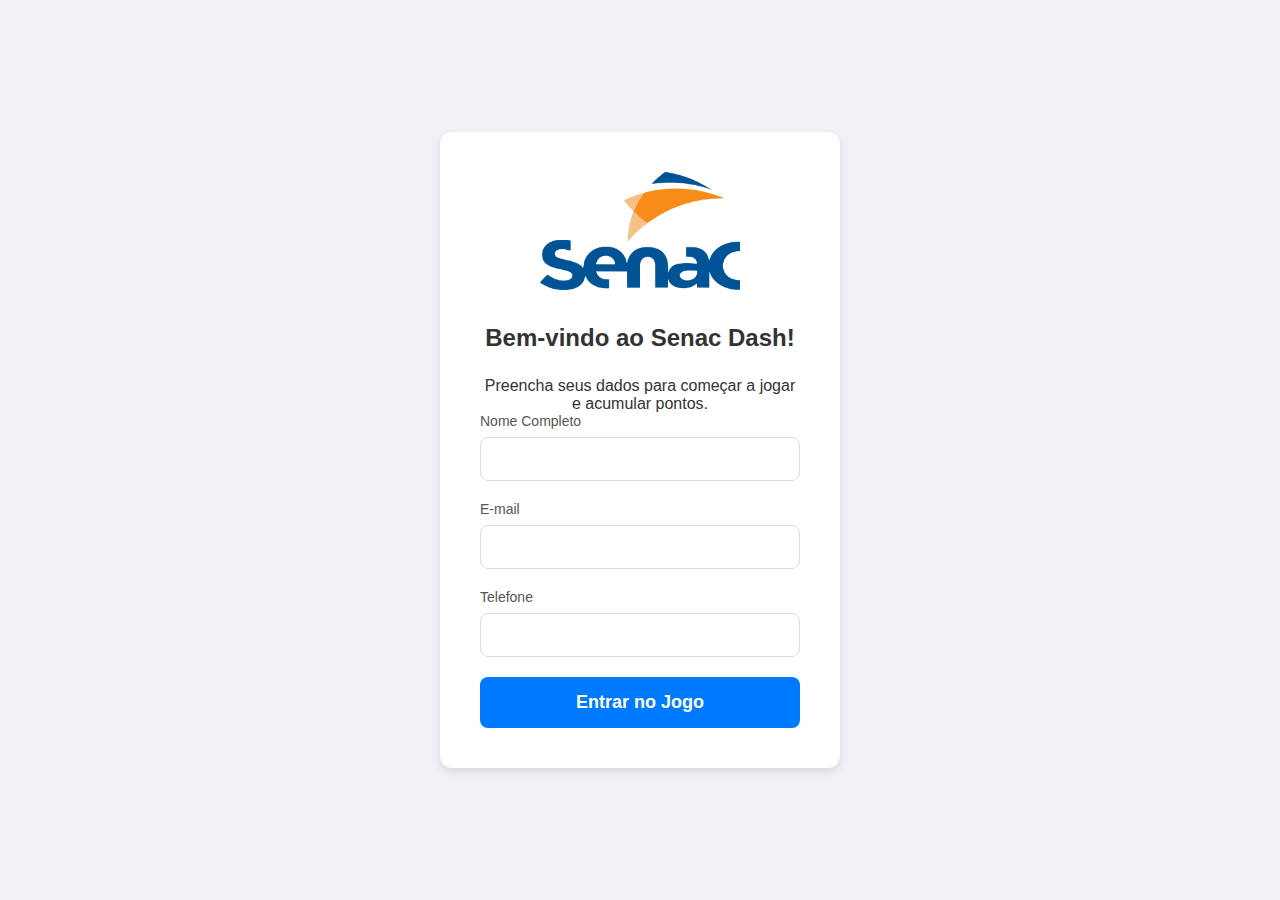
<file: index.html>
<!DOCTYPE html>
<html lang="pt-br">
<head>
    <meta charset="UTF-8">
    <meta name="viewport" content="width=device-width, initial-scale=1.0">
    <title>Carregando...</title>
    <style>
        body {
            background-color: #f0f2f5;
            display: flex;
            justify-content: center;
            align-items: center;
            height: 100vh;
            margin: 0;
            font-family: -apple-system, BlinkMacSystemFont, "Segoe UI", Roboto, "Helvetica Neue", Arial, sans-serif;
            color: #555;
            flex-direction: column;
        }

        .spinner {
            border: 8px solid #f3f3f3;
            border-top: 8px solid #007bff;
            border-radius: 50%;
            width: 60px;
            height: 60px;
            animation: spin 1s linear infinite;
        }

        @keyframes spin {
            0% { transform: rotate(0deg); }
            100% { transform: rotate(360deg); }
        }

        h1 {
            margin-top: 20px;
            font-size: 24px;
        }
    </style>
</head>
<body>

    <div class="spinner"></div>
    <h1>Carregando...</h1>

    <script>
        document.addEventListener('DOMContentLoaded', () => {
            // Verifica se o nome do usuário está no localStorage
            const userName = localStorage.getItem('senacDash_userName');

            if (userName) {
                // Se o usuário estiver logado, redireciona para o dashboard
                window.location.href = 'dashboard.html';
            } else {
                // Se não estiver logado, redireciona para a página de login
                window.location.href = 'login.html';
            }
        });
    </script>

</body>
</html>
</file>
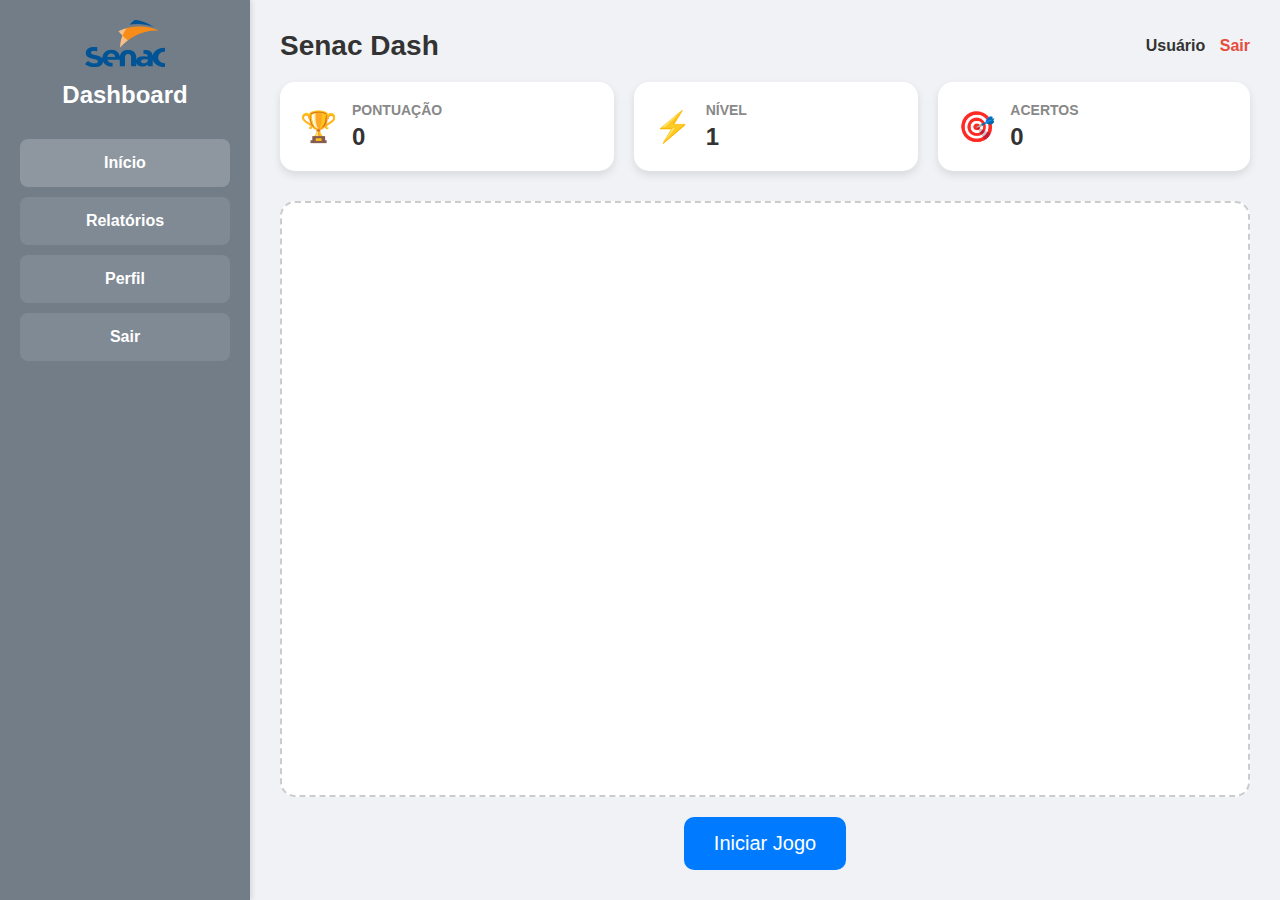
<file: dashboard.html>
<!DOCTYPE html>
<html lang="pt-BR">
<head>
    <meta charset="UTF-8">
    
    <meta name="viewport" content="width=device-width, initial-scale=1.0">
    
    <title>Dashboard Senac</title>
    
    <link rel="stylesheet" href="main.css">
    <link rel="stylesheet" href="game.css">
</head>
<body>

    <div class="dashboard-container">

        <div class="sidebar">
            <a href="#" class="logo-link">
                <img src="senac-logo.png" alt="Logo Senac" class="senac-logo">
            </a>
            <h2>Dashboard</h2>
            <div class="sidebar-menu">
        <a href="dashboard.html" class="sidebar-button active">Início</a>
        <a href="reports.html" class="sidebar-button">Relatórios</a>
        <a href="profile.html" class="sidebar-button">Perfil</a>
        <a href="login.html" class="sidebar-button">Sair</a>
        </div>
        </div>

        <div class="main-content">
            
            <div class="main-header-wrapper">
                
                <button class="hamburger-menu" id="toggleSidebar">
            <span class="hamburger-icon">☰</span>
            </button>

                <header class="dashboard-header">
                    <h1 class="header-title">Senac Dash</h1>
                    <div class="user-info">
                        <span id="userNameDisplay">Usuário</span>
                        <a href="login.html" class="logout-button">Sair</a>
                    </div>
                </header>

            </div>

            <div class="info-cards">
                <div class="info-card">
                    <div class="icon-container">
                        🏆
                    </div>
                    <div class="card-content">
                        <h3 class="card-title">PONTUAÇÃO</h3>
                        <p class="card-value" id="scoreValue">0</p>
                    </div>
                </div>

                <div class="info-card">
                    <div class="icon-container">
                        ⚡
                    </div>
                    <div class="card-content">
                        <h3 class="card-title">NÍVEL</h3>
                        <p class="card-value" id="levelValue">1</p>
                    </div>
                </div>

                <div class="info-card">
                    <div class="icon-container">
                        🎯
                    </div>
                    <div class="card-content">
                        <h3 class="card-title">ACERTOS</h3>
                        <p class="card-value" id="hitsValue">0</p>
                    </div>
                </div>
            </div>

            <section id="gameArea" class="game-area">
<p class="game-instructions">
</p>
</section>
<div class="game-controls">
<button id="toggleGameButton" class="start-button">Iniciar Jogo</button>
<button id="resetGameButton" class="start-button" style="display:none;">Reiniciar Jogo</button>
</div>
</section>
        </div>

    </div>

    <script src="dashboard.js"></script>
    <script src="game.js"></script>

</body>
</html>
</file>
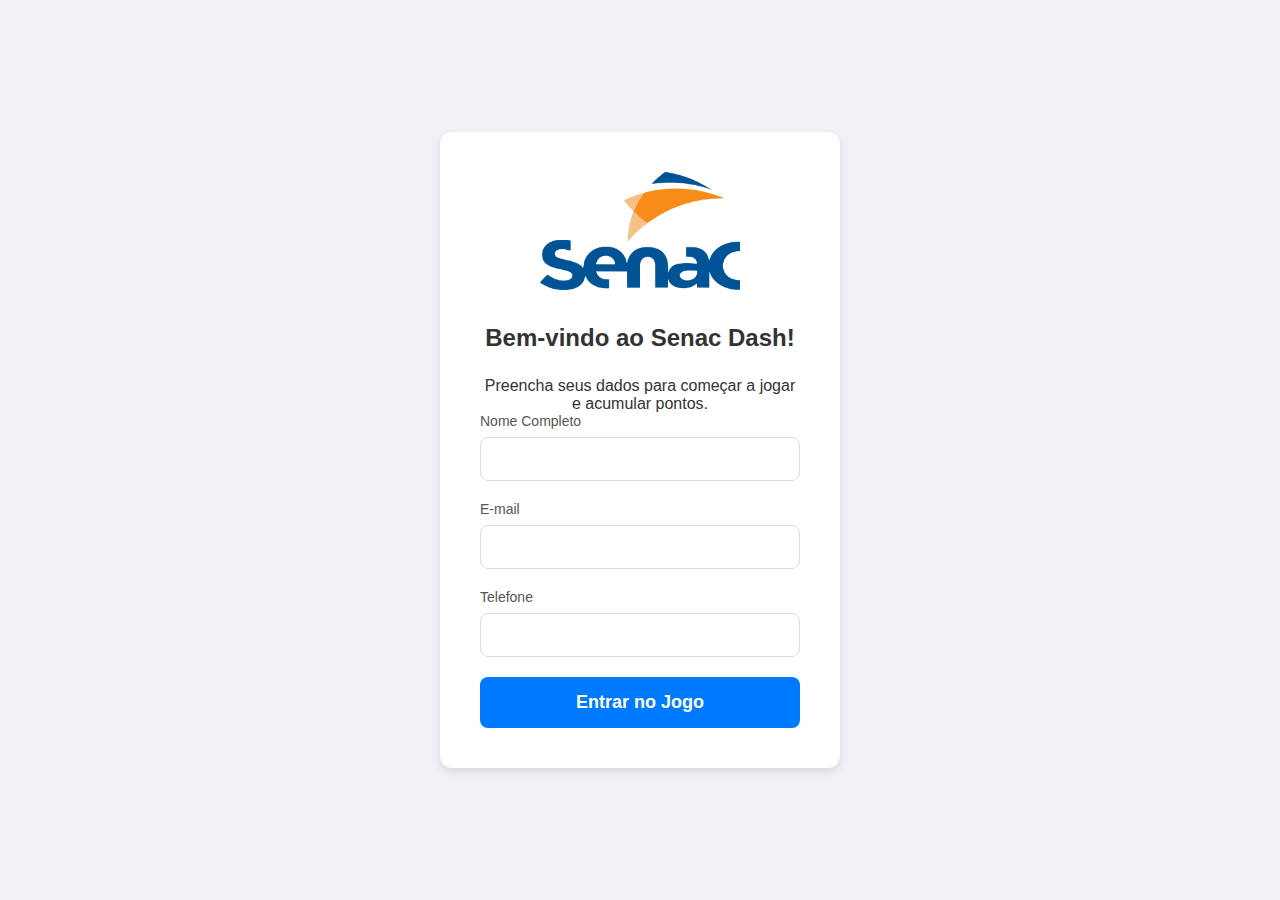
<file: login.html>
<!DOCTYPE html>
<html lang="pt-br">
  <head>
    <meta charset="UTF-8" />
    <meta name="viewport" content="width=device-width, initial-scale=1.0" />
    <title>Senac Dash - Login</title>
    <link rel="stylesheet" href="main.css" />
    <style>
      body {
        display: flex;
        justify-content: center;
        align-items: center;
        min-height: 100vh;
        background-color: #f0f2f5;
      }

      .login-container {
        background-color: #fff;
        padding: 40px;
        border-radius: 12px;
        box-shadow: 0 4px 10px rgba(0, 0, 0, 0.1);
        width: 100%;
        max-width: 400px;
        text-align: center;
      }

      .login-logo {
        margin-bottom: 30px;
      }

      .login-logo img {
        max-width: 200px;
      }

      .login-container h1 {
        font-size: 24px;
        color: #333;
        margin-bottom: 25px;
      }

      .form-group {
        margin-bottom: 20px;
        text-align: left;
      }

      .form-group label {
        display: block;
        font-size: 14px;
        color: #555;
        margin-bottom: 8px;
      }

      .form-group input {
        width: 100%;
        padding: 12px;
        border: 1px solid #ddd;
        border-radius: 8px;
        font-size: 16px;
        box-sizing: border-box;
      }

      .login-button {
        width: 100%;
        padding: 15px;
        background-color: #007bff;
        color: #fff;
        border: none;
        border-radius: 8px;
        font-size: 18px;
        font-weight: bold;
        cursor: pointer;
        transition: background-color 0.3s;
      }

      .login-button:hover {
        background-color: #0056b3;
      }
    </style>
  </head>
  <body>
    <div class="login-container">
      <div class="login-logo">
        <img src="senac-logo.png" alt="Logo Senac" />
      </div>
      <h1>Bem-vindo ao Senac Dash!</h1>
      <p>Preencha seus dados para começar a jogar e acumular pontos.</p>

      <form id="loginForm">
        <div class="form-group">
          <label for="fullName">Nome Completo</label>
          <input type="text" id="fullName" name="fullName" required />
        </div>
        <div class="form-group">
          <label for="email">E-mail</label>
          <input type="email" id="email" name="email" required />
        </div>
        <div class="form-group">
          <label for="phone">Telefone</label>
          <input type="text" id="phone" name="phone" required />
        </div>
        <button type="submit" class="login-button">Entrar no Jogo</button>
      </form>
    </div>

    <script src="user.js"></script>
  </body>
</html>
</file>
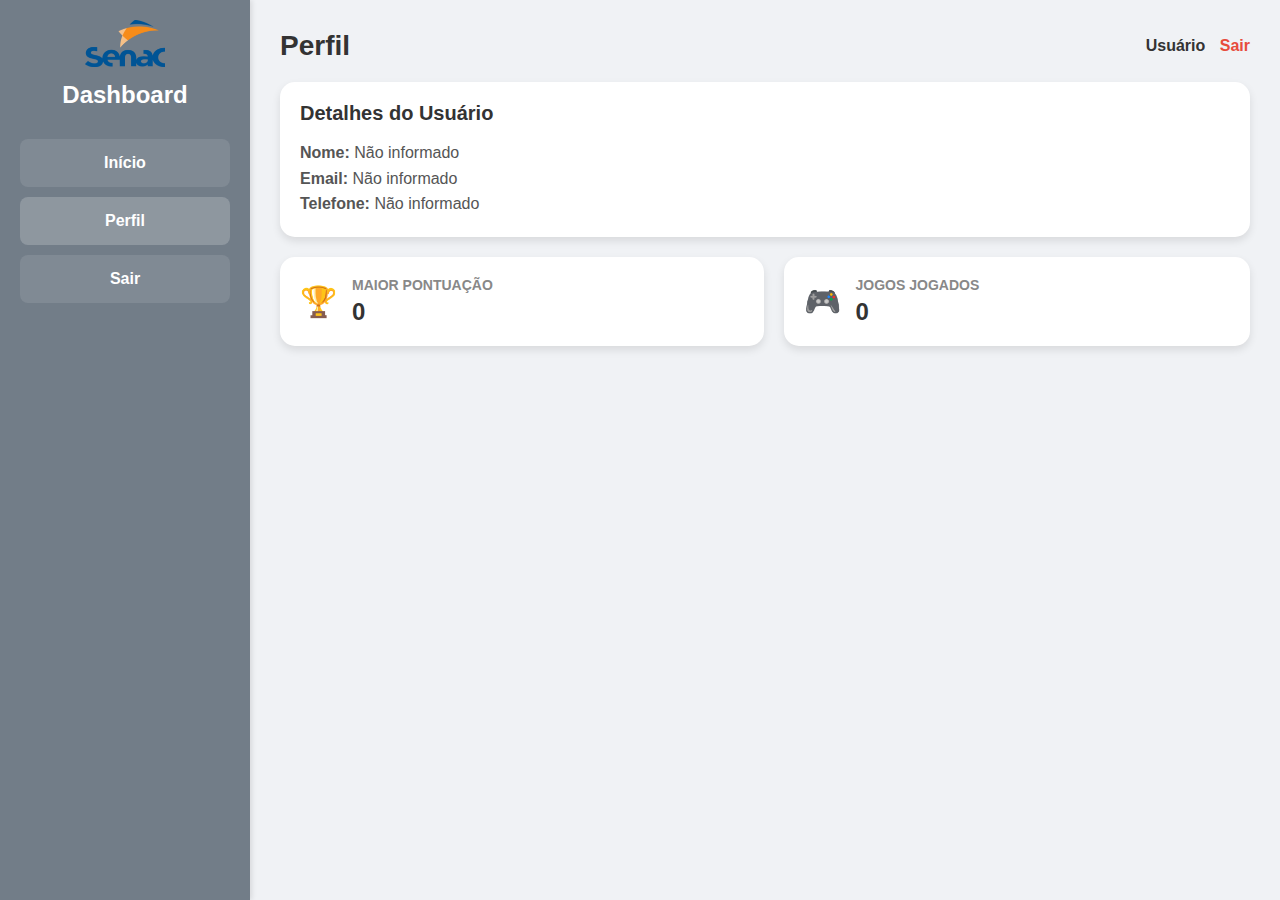
<file: profile.html>
<!DOCTYPE html>
<html lang="pt-BR">
  <head>
    <meta charset="UTF-8" />
    <meta name="viewport" content="width=device-width, initial-scale=1.0" />
    <title>Perfil do Usuário - Dashboard Senac</title>

    <link rel="stylesheet" href="main.css" />

    <link rel="stylesheet" href="game.css" />
  </head>
  <body>
    <div class="dashboard-container">
      <div class="sidebar">
        <a href="#" class="logo-link">
          <img src="senac-logo.png" alt="Logo Senac" class="senac-logo" />
        </a>
        <h2>Dashboard</h2>
        <div class="sidebar-menu">
          <a href="dashboard.html" class="sidebar-button">Início</a>
          <a href="#" class="sidebar-button active">Perfil</a>
          <a href="login.html" class="sidebar-button">Sair</a>
        </div>
      </div>

      <div class="main-content">
        <div class="main-header-wrapper">
          <button class="hamburger-menu" id="toggleSidebar">☰</button>

          <header class="dashboard-header">
            <h1 class="header-title">Perfil</h1>
            <div class="user-info">
              <span id="userNameDisplay">Usuário</span>
              <a href="login.html" class="logout-button">Sair</a>
            </div>
          </header>
        </div>

        <section class="profile-details">
          <div class="profile-card">
            <h3>Detalhes do Usuário</h3>
            <p><strong>Nome:</strong> <span id="profileName"></span></p>
            <p><strong>Email:</strong> <span id="profileEmail"></span></p>
            <p><strong>Telefone:</strong> <span id="profilePhone"></span></p>
          </div>
        </section>

        <section class="game-stats-cards">
          <div class="info-card">
            <div class="icon-container">🏆</div>
            <div class="card-content">
              <h3 class="card-title">MAIOR PONTUAÇÃO</h3>
              <p class="card-value" id="highScore">0</p>
            </div>
          </div>

          <div class="info-card">
            <div class="icon-container">🎮</div>
            <div class="card-content">
              <h3 class="card-title">JOGOS JOGADOS</h3>
              <p class="card-value" id="totalGames">0</p>
            </div>
          </div>
        </section>
      </div>
    </div>

    <script src="dashboard.js"></script>
    <script src="profile.js"></script>
  </body>
</html>
</file>
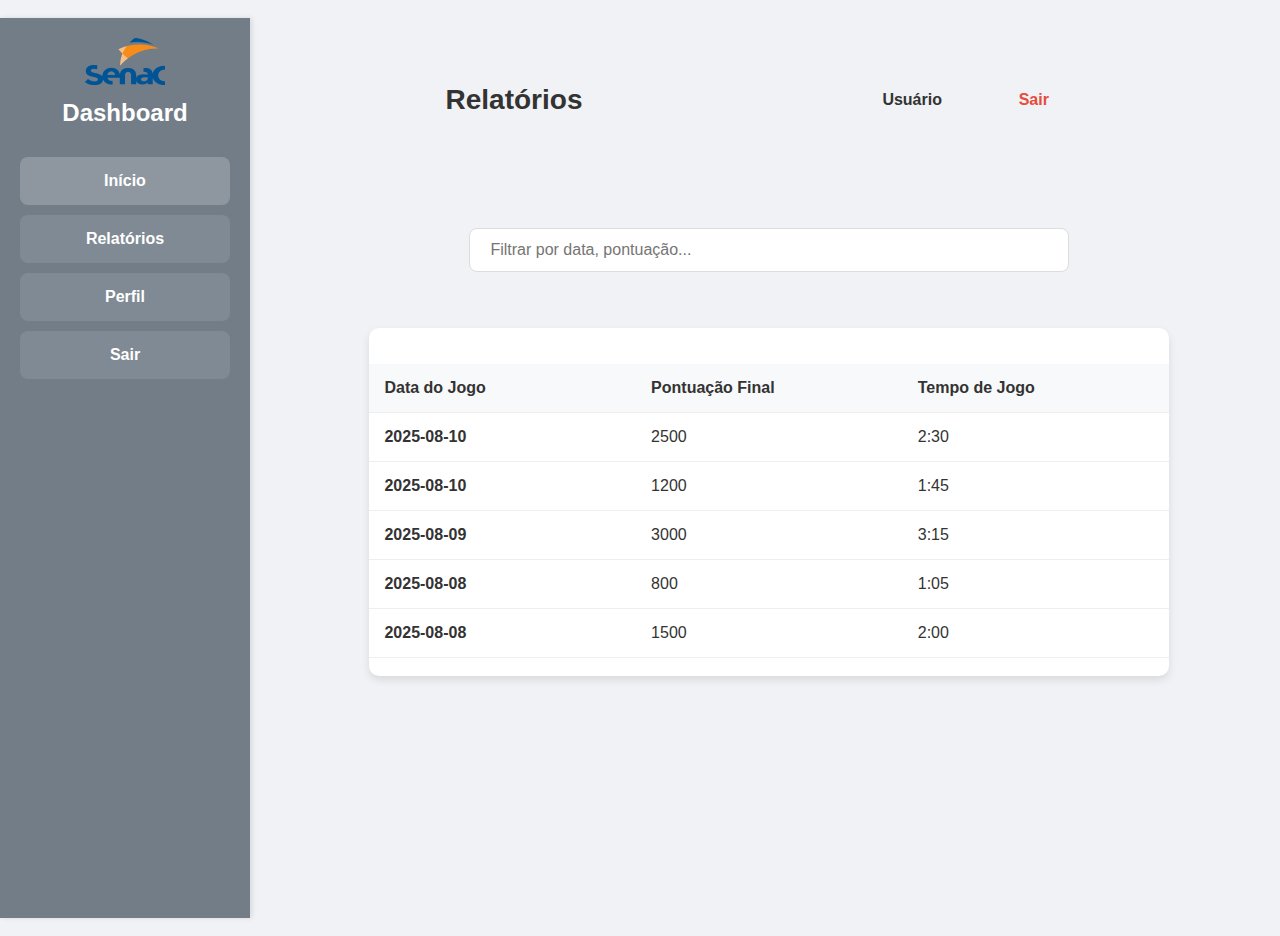
<file: reports.html>
<!DOCTYPE html>
<html lang="pt-br">
  <head>
    <meta charset="UTF-8" />
    <meta name="viewport" content="width=device-width, initial-scale=1.0" />
    <title>Senac Dash - Relatórios</title>
    <link rel="stylesheet" href="main.css" />
  </head>
  <body>
<div class="dashboard-container">

        <div class="sidebar">
            <a href="#" class="logo-link">
                <img src="senac-logo.png" alt="Logo Senac" class="senac-logo">
            </a>
            <h2>Dashboard</h2>
            <div class="sidebar-menu">
        <a href="dashboard.html" class="sidebar-button active">Início</a>
        <a href="reports.html" class="sidebar-button">Relatórios</a>
        <a href="profile.html" class="sidebar-button">Perfil</a>
        <a href="login.html" class="sidebar-button">Sair</a>
        </div>
        </div>

      <div class="main-content">
        <div class="main-header-wrapper">
          <button class="hamburger-menu" id="toggleSidebar">☰</button>
          <header class="dashboard-header">
            <h1 class="header-title">Relatórios</h1>
            <div class="user-info">
              <span id="userNameDisplay">Usuário</span>
              <a href="login.html" class="logout-button">Sair</a>
            </div>
          </header>
        </div>

        <section class="reports-section">
          <div class="search-container">
            <input
              type="text"
              id="searchInput"
              placeholder="Filtrar por data, pontuação..."
              aria-label="Pesquisar relatório"
            />
          </div>

          <div class="table-container">
            <table id="reportsTable" class="data-table">
              <thead>
                <tr>
                  <th>Data do Jogo</th>
                  <th>Pontuação Final</th>
                  <th>Tempo de Jogo</th>
                </tr>
              </thead>
              <tbody>
                <tr>
                  <td colspan="3">Carregando dados...</td>
                </tr>
              </tbody>
            </table>
          </div>
        </section>
      </div>
    </div>

    <script src="dashboard.js"></script>
    <script src="app.js"></script>
    <script src="reports.js"></script>
    </body>
</html>
  </body>
</html>
</file>
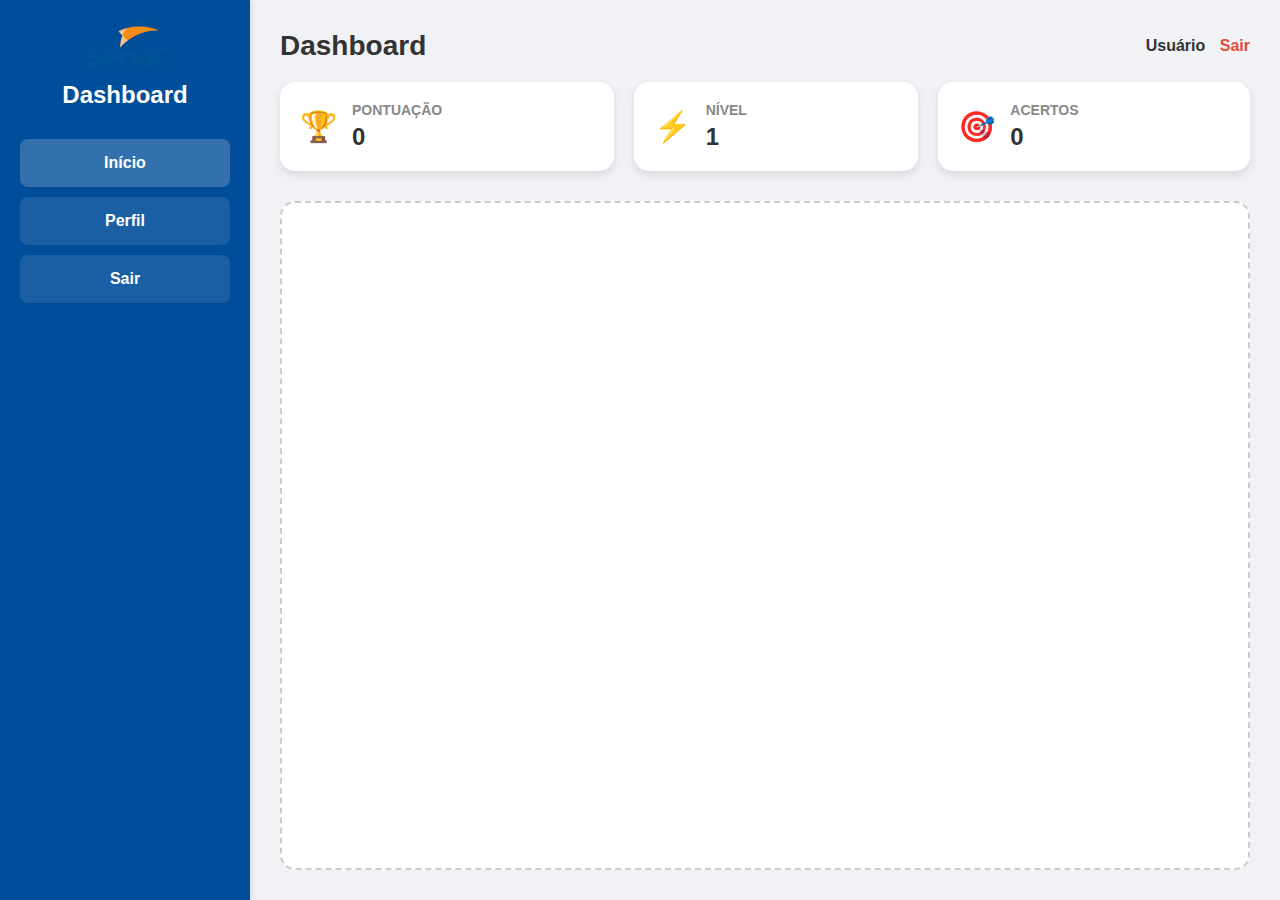
<file: pages/dashboard.html>
<!DOCTYPE html>
<html lang="pt-BR">
<head>
    <meta charset="UTF-8">
    
    <meta name="viewport" content="width=device-width, initial-scale=1.0">
    
    <title>Dashboard Senac</title>
    
    <link rel="stylesheet" href="../css/main.css">
    <link rel="stylesheet" href="../css/game.css">
</head>
<body>

    <div class="dashboard-container">

        <div class="sidebar">
            <a href="#" class="logo-link">
                <img src="../images/senac-logo.png" alt="Logo Senac" class="senac-logo">
            </a>
            <h2>Dashboard</h2>
            <div class="sidebar-menu">
                <a href="#" class="sidebar-button active">Início</a>
                <a href="profile.html" class="sidebar-button">Perfil</a>
                <a href="login.html" class="sidebar-button">Sair</a>
            </div>
        </div>

        <div class="main-content">
            
            <div class="main-header-wrapper">
                
                <button class="hamburger-menu" id="toggleSidebar">
                    ☰
                </button>

                <header class="dashboard-header">
                    <h1 class="header-title">Dashboard</h1>
                    <div class="user-info">
                        <span id="userNameDisplay">Usuário</span>
                        <a href="login.html" class="logout-button">Sair</a>
                    </div>
                </header>

            </div>

            <div class="info-cards">
                <div class="info-card">
                    <div class="icon-container">
                        🏆
                    </div>
                    <div class="card-content">
                        <h3 class="card-title">PONTUAÇÃO</h3>
                        <p class="card-value" id="scoreValue">0</p>
                    </div>
                </div>

                <div class="info-card">
                    <div class="icon-container">
                        ⚡
                    </div>
                    <div class="card-content">
                        <h3 class="card-title">NÍVEL</h3>
                        <p class="card-value" id="levelValue">1</p>
                    </div>
                </div>

                <div class="info-card">
                    <div class="icon-container">
                        🎯
                    </div>
                    <div class="card-content">
                        <h3 class="card-title">ACERTOS</h3>
                        <p class="card-value" id="hitsValue">0</p>
                    </div>
                </div>
            </div>

            <section id="gameArea" class="game-area">
                <p class="game-instructions">
                    Clique nos itens do Senac para ganhar pontos!
                </p>
            </section>
        </div>

    </div>

    <script src="../js/dashboard.js"></script>
    <script src="../js/game.js"></script>

</body>
</html>
</file>
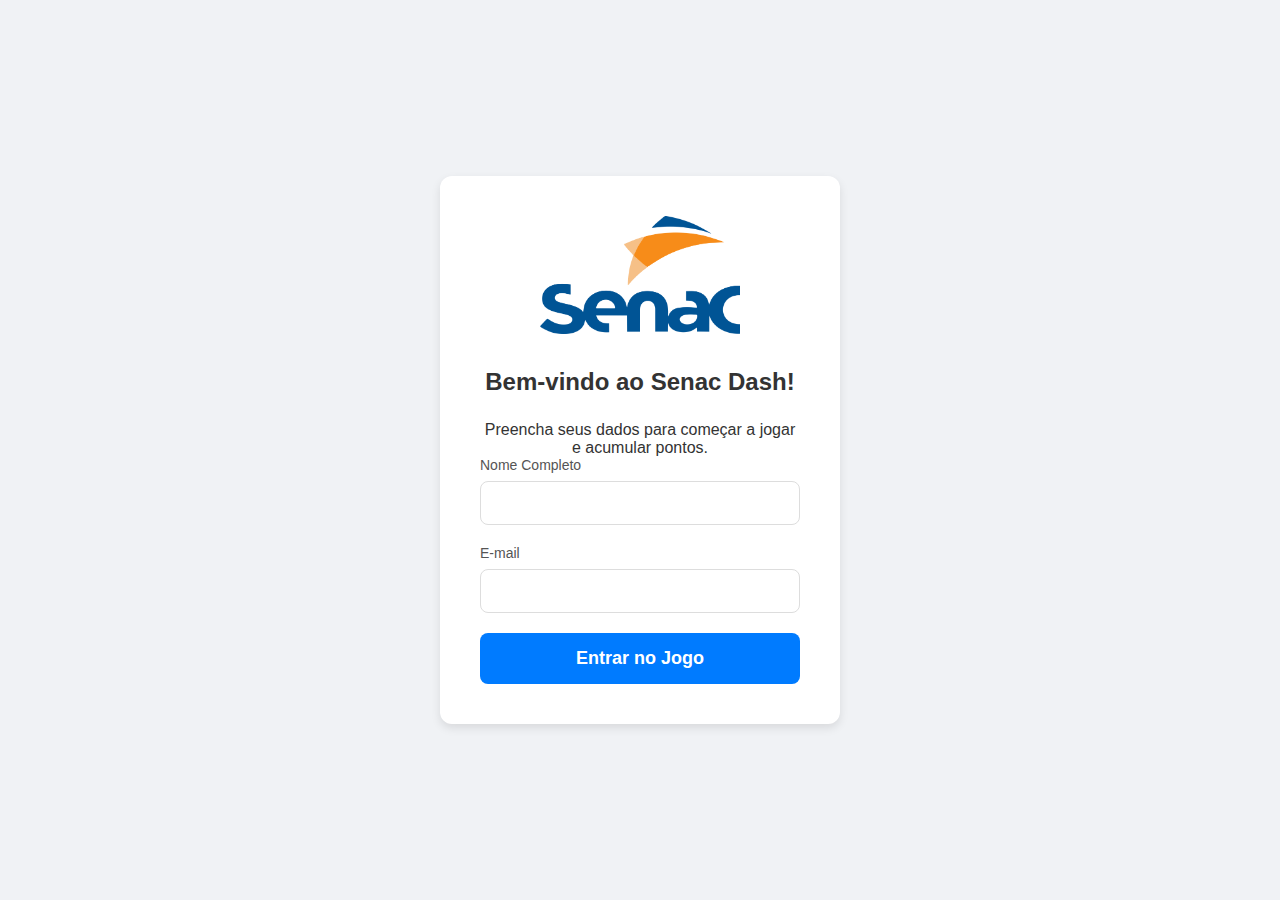
<file: pages/login.html>
<!DOCTYPE html>
<html lang="pt-br">
<head>
    <meta charset="UTF-8">
    <meta name="viewport" content="width=device-width, initial-scale=1.0">
    <title>Senac Dash - Login</title>
    <link rel="stylesheet" href="../css/main.css">
    <style>
        /* Estilos específicos para a página de login */
        body {
            display: flex;
            justify-content: center;
            align-items: center;
            min-height: 100vh;
            background-color: #f0f2f5;
        }

        .login-container {
            background-color: #fff;
            padding: 40px;
            border-radius: 12px;
            box-shadow: 0 4px 10px rgba(0, 0, 0, 0.1);
            width: 100%;
            max-width: 400px;
            text-align: center;
        }

        .login-logo {
            margin-bottom: 30px;
        }

        .login-logo img {
            max-width: 200px;
        }

        .login-container h1 {
            font-size: 24px;
            color: #333;
            margin-bottom: 25px;
        }

        .form-group {
            margin-bottom: 20px;
            text-align: left;
        }

        .form-group label {
            display: block;
            font-size: 14px;
            color: #555;
            margin-bottom: 8px;
        }

        .form-group input {
            width: 100%;
            padding: 12px;
            border: 1px solid #ddd;
            border-radius: 8px;
            font-size: 16px;
            box-sizing: border-box; /* Garante que o padding não afete a largura total */
        }
        
        .login-button {
            width: 100%;
            padding: 15px;
            background-color: #007bff;
            color: #fff;
            border: none;
            border-radius: 8px;
            font-size: 18px;
            font-weight: bold;
            cursor: pointer;
            transition: background-color 0.3s;
        }

        .login-button:hover {
            background-color: #0056b3;
        }
    </style>
</head>
<body>

    <div class="login-container">
        <div class="login-logo">
            <img src="../images/senac-logo.png" alt="Logo Senac">
        </div>
        <h1>Bem-vindo ao Senac Dash!</h1>
        <p>Preencha seus dados para começar a jogar e acumular pontos.</p>

        <form id="loginForm">
            <div class="form-group">
                <label for="fullName">Nome Completo</label>
                <input type="text" id="fullName" name="fullName" required>
            </div>
            <div class="form-group">
                <label for="email">E-mail</label>
                <input type="email" id="email" name="email" required>
            </div>
            <button type="submit" class="login-button">Entrar no Jogo</button>
        </form>
    </div>

    <script src="../js/user.js"></script>
    
</body>
</html>
</file>
<file: main.css>
/* Estilos Gerais */
* {
  box-sizing: border-box;
  margin: 0;
  padding: 0;
  font-family: Arial, sans-serif;
}

body {
  background-color: #f0f2f5;
  color: #333;
}

.dashboard-container {
  display: flex;
  min-height: 100vh;
}

/* Barra Lateral (Desktop) */
.sidebar {
  width: 250px;
  background-color: #727d88; /* Azul Senac */
  color: #fff;
  padding: 20px;
  display: flex;
  flex-direction: column;
  align-items: center;
  box-shadow: 2px 0 5px rgba(0, 0, 0, 0.1);
  transition: transform 0.3s ease-in-out;
}

.senac-logo {
  width: 80px;
  margin-bottom: 10px;
}

.sidebar h2 {
  font-size: 24px;
  margin-bottom: 30px;
  text-align: center;
}

.sidebar-menu {
  display: flex;
  flex-direction: column;
  gap: 10px;
  width: 100%;
}

.sidebar-button {
  text-decoration: none;
  color: #fff;
  background-color: rgba(255, 255, 255, 0.1);
  padding: 15px 20px;
  border-radius: 8px;
  text-align: center;
  font-weight: bold;
  transition: background-color 0.2s;
}

.sidebar-button:hover,
.sidebar-button.active {
  background-color: rgba(255, 255, 255, 0.2);
}

/* Conteúdo Principal */
.main-content {
  flex-grow: 1;
  padding: 30px;
  display: flex;
  flex-direction: column;
}

.dashboard-header {
  display: flex;
  justify-content: space-between;
  align-items: center;
  margin-bottom: 20px;
  width: 100%;
}

.header-title {
  font-size: 28px;
  color: #333;
}

.user-info {
  font-size: 16px;
  font-weight: bold;
}

.logout-button {
  margin-left: 10px;
  text-decoration: none;
  color: #e74c3c;
  font-weight: bold;
}

/* Esconde o botão de menu Hambúrguer por padrão em desktop */
.hamburger-menu {
  display: none;
}

/* Cards de Informação - Dashboard */
.info-cards {
  display: flex;
  justify-content: space-between;
  gap: 20px;
  flex-wrap: nowrap;
  margin-bottom: 30px;
}

.info-card {
  background-color: #fff;
  border-radius: 15px;
  padding: 20px;
  box-shadow: 0 4px 8px rgba(0, 0, 0, 0.1);
  display: flex;
  align-items: center;
  gap: 15px;
  flex-grow: 1;
  text-align: left;
}

.info-card .icon-container {
  font-size: 30px;
}

.card-title {
  font-size: 14px;
  color: #888;
  margin-bottom: 5px;
}

.card-value {
  font-size: 24px;
  font-weight: bold;
}

/* Seções da página de perfil */
.profile-details {
  display: flex;
  flex-direction: column;
  gap: 20px;
  width: 100%;
}

.profile-card {
  background-color: #fff;
  border-radius: 15px;
  padding: 20px;
  box-shadow: 0 4px 8px rgba(0, 0, 0, 0.1);
  margin-bottom: 20px;
}

/* CORRIGIDO: Os cards de estatísticas do jogo ficam lado a lado em desktop */
.game-stats-cards {
  display: flex;
  flex-wrap: wrap;
  gap: 20px;
  width: 100%;
}

.profile-card h3 {
  font-size: 20px;
  margin-bottom: 15px;
  color: #333;
}

.profile-card p {
  font-size: 16px;
  color: #555;
  line-height: 1.6;
}

/* ----------------------------------------------------------------- */
/* Estilos para Celulares (Media Query) */
/* ----------------------------------------------------------------- */
@media (max-width: 767px) {
  /* Container que alinha o menu e o cabeçalho */
  .main-header-wrapper {
    display: flex;
    align-items: center;
    width: 100%;
    margin-bottom: 20px;
  }

  /* Ajuste para o botão Hambúrguer */
  .hamburger-menu {
    display: block;
    background: transparent;
    border: none;
    font-size: 28px;
    color: #333;
    cursor: pointer;
  }

  /* Ajuste do cabeçalho */
  .dashboard-header {
    flex-grow: 1;
    margin-left: 20px;
  }

  /* Oculta o título "Senac" da barra lateral */
  .sidebar h2 {
    display: none;
  }

  /* Configura a barra lateral para ficar oculta */
  .sidebar {
    position: fixed;
    top: 0;
    left: 0;
    width: 250px;
    height: 100%;
    z-index: 999;
    flex-direction: column;
    justify-content: flex-start;
    padding-top: 60px;
    transform: translateX(-100%);
    transition: transform 0.3s ease-in-out;
  }

  .sidebar.active {
    transform: translateX(0);
  }

  /* Faz o conteúdo principal ocupar toda a tela */
  .main-content {
    flex-grow: 1;
    width: 100%;
    margin-left: 0;
    padding: 20px;
  }

  /* Layout dos cards de informação do Dashboard em mobile */
  .info-cards {
    flex-direction: row;
    flex-wrap: nowrap;
    justify-content: space-around;
    gap: 10px;
  }

  .info-card {
    width: 30%;
    flex-direction: column;
    align-items: center;
    text-align: center;
    padding: 10px;
    font-size: 10px;
  }

  .info-card h3 {
    font-size: 12px;
  }

  .info-card .icon-container {
    font-size: 20px;
  }

  /* Layout dos cards de estatísticas do jogo em mobile (PERFIL) */
  .profile-details {
    flex-direction: column;
    gap: 15px;
  }

  .game-stats-cards {
    display: flex;
    flex-direction: row;
    justify-content: space-around;
    gap: 10px;
    width: 100%;
    flex-wrap: wrap;
  }

  .game-stats-cards .info-card {
    width: calc(50% - 5px);
    flex-grow: 0;
    flex-direction: column;
    align-items: center;
    text-align: center;
    padding: 10px;
    font-size: 10px;
  }

  .game-stats-cards .info-card h3 {
    font-size: 12px;
  }

  .game-stats-cards .info-card .icon-container {
    font-size: 20px;
  }

  .profile-card {
    padding: 15px;
  }

  .profile-card h3 {
    font-size: 18px;
  }

  .profile-card p {
    font-size: 14px;
  }
}
/* reports.html */
/* Estilos para a seção de relatórios */
.reports-section {
    display: flex;
    flex-direction: column;
    align-items: center;
    padding: 20px;
    width: 100%;
}

/* Estilos para a barra de pesquisa */
.search-container {
    margin-bottom: 20px;
    width: 100%;
    max-width: 600px;
}

#searchInput {
    width: 100%;
    padding: 12px 20px;
    border: 1px solid #ddd;
    border-radius: 8px;
    font-size: 16px;
}

/* Estilos para o container da tabela */
.table-container {
    width: 100%;
    max-width: 800px;
    background-color: #fff;
    border-radius: 10px;
    box-shadow: 0 4px 8px rgba(0, 0, 0, 0.1);
    overflow: hidden; /* Garante que a borda da tabela fique arredondada */
}

/* Estilos para a tabela */
.data-table {
    width: 100%;
    border-collapse: collapse;
    table-layout: fixed;
}

.data-table th, .data-table td {
    padding: 15px;
    text-align: left;
    border-bottom: 1px solid #eee;
}

.data-table thead {
    background-color: #f8f9fa;
    color: #333;
}

.data-table tbody tr:hover {
    background-color: #f1f1f1;
}

.data-table td:first-child {
    font-weight: bold;
}

@media (max-width: 767px) {
    .reports-section {
        padding: 10px;
    }
    .table-container {
        overflow-x: auto;
    }
    .data-table {
        min-width: 600px; /* Garante que a tabela não fique espremida */
    }
    .hamburger-menu {
    display: block;
    background: transparent;
    border: none;
    font-size: 28px;
    color: #333;
    cursor: pointer;
    
    /* Regras para fixar o botão na tela */
    position: fixed; /* 'Fixa' o botão na tela, ele não rola com o conteúdo */
    top: 20px;       /* Posição no topo, 20px de distância */
    left: 20px;      /* Posição na esquerda, 20px de distância */
    z-index: 1000;   /* Garante que ele fique acima de todos os outros elementos */
  }
  
  /* Adicional: Garante que o conteúdo não se sobreponha ao botão fixo */
  .main-header-wrapper {
      padding-left: 50px;
  }
}
</file>
<file: game.css>
.game-area {
  background-color: #fff;
  border: 2px dashed #ccc;
  border-radius: 15px;
  flex-grow: 1;
  position: relative;
  overflow: hidden;
  cursor: crosshair;
  display: flex;
  align-items: center;
  justify-content: center;
}

.game-instructions {
  font-size: 18px;
  color: #888;
  text-align: center;
  position: absolute;
  top: 50%;
  left: 50%;
  transform: translate(-50%, -50%);
  user-select: none;
}

/* Item do Jogo (canetas, copos, etc.) */
.game-item {
  position: absolute;
  width: 100px;
  height: 100px;
  background-size: contain;
  background-repeat: no-repeat;
  background-position: center;
  cursor: pointer;
  user-select: none;
  transition: transform 0.1s ease-out;
}

.game-item:active {
  transform: scale(0.9);
}

/* Classes para os diferentes tipos de itens */
.item-caneta {
  background-image: url("caneta_image.png");
}
.item-calculadora {
  background-image: url("calculadora_image.png");
}
.item-notebook {
  background-image: url("notebook_image.png");
}
.item-livro {
  background-image: url("livro_image.png");
}
.item-mochila {
  background-image: url("mochila_image.png");
}
.item-tablet {
  background-image: url("tablet_image.png");
}
/* Estilos para o botão de Iniciar Jogo */
.start-button {
  background-color: #007bff; /* Cor de destaque */
  color: white;
  padding: 15px 30px;
  border: none;
  border-radius: 10px;
  font-size: 20px;
  cursor: pointer;
  transition: background-color 0.3s ease;
}

.start-button:hover {
  background-color: #0056b3; /* Cor mais escura no hover */
}
.game-controls {
  display: flex;
  justify-content: center;
  gap: 15px; /* Espaço entre os botões */
  margin-top: 20px; /* Margem acima para separar da área do jogo */
}
</file>
<file: css/main.css>
/* Estilos Gerais */
* {
    box-sizing: border-box;
    margin: 0;
    padding: 0;
    font-family: Arial, sans-serif;
}

body {
    background-color: #f0f2f5;
    color: #333;
}

.dashboard-container {
    display: flex;
    min-height: 100vh;
}

/* Barra Lateral (Desktop) */
.sidebar {
    width: 250px;
    background-color: #004d99; /* Azul Senac */
    color: #fff;
    padding: 20px;
    display: flex;
    flex-direction: column;
    align-items: center;
    box-shadow: 2px 0 5px rgba(0, 0, 0, 0.1);
    transition: width 0.3s ease-in-out;
}

.senac-logo {
    width: 80px;
    margin-bottom: 10px;
}

.sidebar h2 {
    font-size: 24px;
    margin-bottom: 30px;
    text-align: center;
}

.sidebar-menu {
    display: flex;
    flex-direction: column;
    gap: 10px;
    width: 100%;
}

.sidebar-button {
    text-decoration: none;
    color: #fff;
    background-color: rgba(255, 255, 255, 0.1);
    padding: 15px 20px;
    border-radius: 8px;
    text-align: center;
    font-weight: bold;
    transition: background-color 0.2s;
}

.sidebar-button:hover,
.sidebar-button.active {
    background-color: rgba(255, 255, 255, 0.2);
}

/* Conteúdo Principal */
.main-content {
    flex-grow: 1;
    padding: 30px;
    display: flex;
    flex-direction: column;
}

.dashboard-header {
    display: flex;
    justify-content: space-between;
    align-items: center;
    margin-bottom: 20px;
    width: 100%;
}

.header-title {
    font-size: 28px;
    color: #333;
}

.user-info {
    font-size: 16px;
    font-weight: bold;
}

.logout-button {
    margin-left: 10px;
    text-decoration: none;
    color: #e74c3c;
    font-weight: bold;
}

/* Esconde o botão de menu Hambúrguer por padrão em desktop */
.hamburger-menu {
    display: none;
}

/* Cards de Informação */
.info-cards {
    display: flex;
    justify-content: space-between;
    gap: 20px;
    flex-wrap: nowrap;
    margin-bottom: 30px;
}

.info-card {
    background-color: #fff;
    border-radius: 15px;
    padding: 20px;
    box-shadow: 0 4px 8px rgba(0, 0, 0, 0.1);
    display: flex;
    align-items: center;
    gap: 15px;
    flex-grow: 1;
    text-align: left;
}

.info-card .icon-container {
    font-size: 30px;
}

.card-title {
    font-size: 14px;
    color: #888;
    margin-bottom: 5px;
}

.card-value {
    font-size: 24px;
    font-weight: bold;
}


/* ----------------------------------------------------------------- */
/* Estilos para Celulares (Media Query) */
/* ----------------------------------------------------------------- */
@media (max-width: 767px) {
    /* Oculta o título "Senac" no topo */
    .dashboard h1 {
        display: none;
    }

    /* Estilo do botão de menu */
    .hamburger-menu {
        display: block;
        position: absolute;
        top: 20px;
        left: 20px;
        z-index: 1000;
        background: transparent;
        border: none;
        font-size: 28px;
        color: #333;
        cursor: pointer;
    }
    
    /* Configura a barra lateral para ficar oculta na tela */
    .sidebar {
        position: fixed;
        top: 0;
        left: 0;
        width: 250px;
        height: 100%;
        z-index: 999;
        flex-direction: column;
        justify-content: flex-start;
        padding-top: 60px;
        transform: translateX(-100%);
        transition: transform 0.3s ease-in-out;
    }

    /* Estilo para mostrar a barra lateral */
    .sidebar.active {
        transform: translateX(0);
    }

    /* Faz o conteúdo principal ocupar toda a tela */
    .main-content {
        flex-grow: 1;
        width: 100%;
        margin-left: 0;
        padding: 20px;
    }

    /* Ajuste o layout dos cards para a versão mobile */
    .info-cards {
        flex-direction: row;
        flex-wrap: nowrap;
        justify-content: space-around;
        gap: 10px;
    }

    .info-card {
        width: 30%;
        flex-direction: column;
        align-items: center;
        text-align: center;
        padding: 10px;
        font-size: 10px;
    }

    .info-card h3 {
        font-size: 12px;
    }

    .info-card .icon-container {
        font-size: 20px;
    }
}
</file>
<file: css/game.css>
/* Área do Jogo */
.game-area {
    background-color: #fff;
    border: 2px dashed #ccc;
    border-radius: 15px;
    flex-grow: 1;
    position: relative;
    overflow: hidden;
    cursor: crosshair;
    display: flex;
    align-items: center;
    justify-content: center;
}

.game-instructions {
    font-size: 18px;
    color: #888;
    text-align: center;
    position: absolute;
    top: 50%;
    left: 50%;
    transform: translate(-50%, -50%);
    user-select: none;
}

/* Item do Jogo (canetas, copos, etc.) */
.game-item {
    position: absolute;
    width: 100px;
    height: 100px;
    background-size: contain;
    background-repeat: no-repeat;
    background-position: center;
    cursor: pointer;
    user-select: none;
    transition: transform 0.1s ease-out;
}

.game-item:active {
    transform: scale(0.9);
}

/* Classes para os diferentes tipos de itens */
.item-caneta {
    background-image: url('../images/caneta_image.png');
}
.item-calculadora {
    background-image: url('../images/calculadora_image.png');
}
.item-notebook {
    background-image: url('../images/notebook_image.png');
}
.item-livro {
    background-image: url('../images/livro_image.png');
}
.item-mochila {
    background-image: url('../images/mochila_image.png');
}
.item-tablet {
    background-image: url('../images/tablet_image.png');
}
</file>
